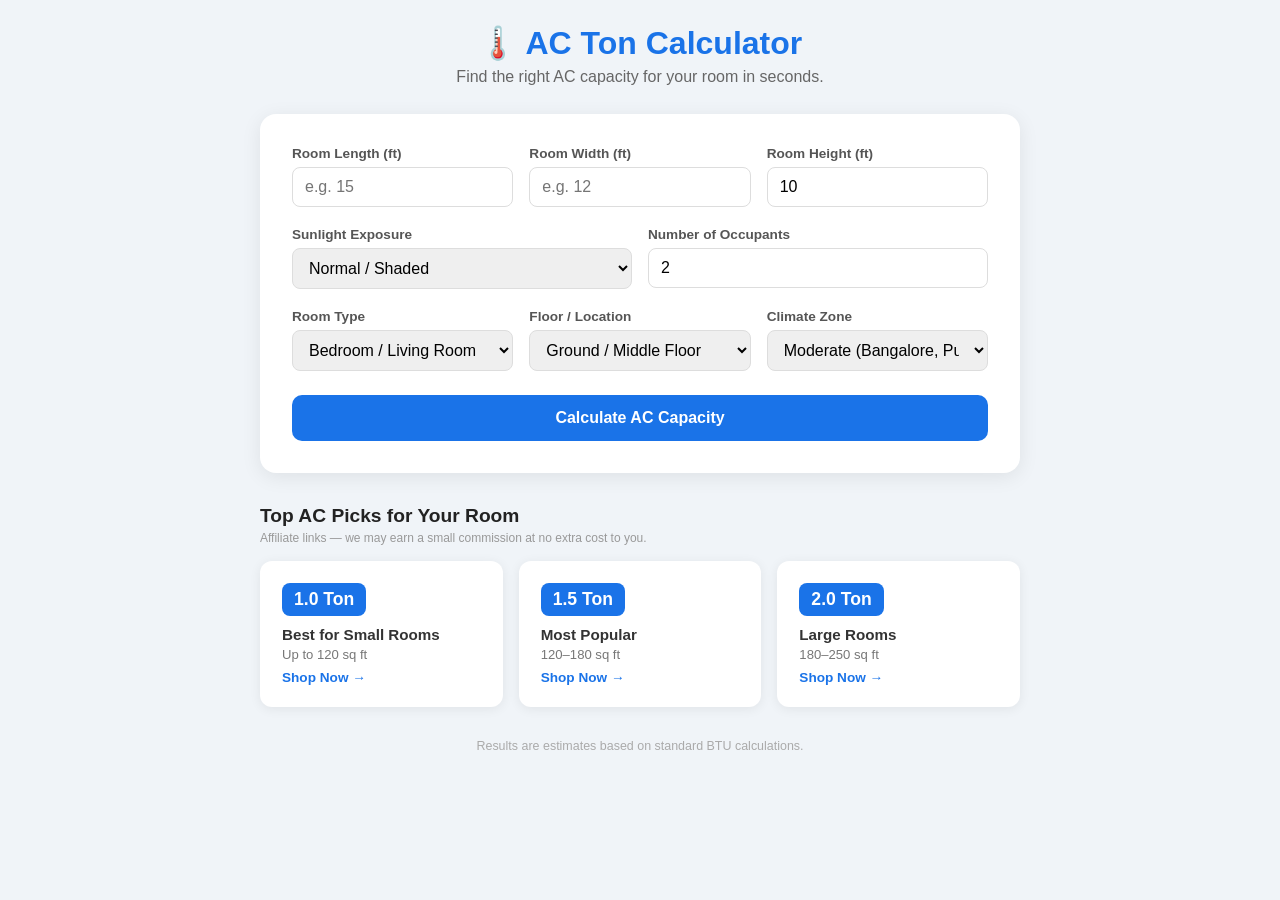
<file: index.html>
<!DOCTYPE html>
<html lang="en">
<head>
  <meta charset="UTF-8" />
  <meta name="viewport" content="width=device-width, initial-scale=1.0" />

  <!-- Primary SEO -->
  <title>AC Ton Calculator India – Find the Right AC Size for Your Room</title>
  <meta name="description" content="Calculate the right AC capacity (ton) for your room based on Indian climate conditions. Enter room size, sunlight, floor type and city zone for an instant recommendation." />
  <meta name="keywords" content="AC ton calculator, AC size calculator India, air conditioner capacity calculator, how many ton AC for room, AC buying guide India, 1 ton 1.5 ton 2 ton AC" />
  <meta name="author" content="Manikantad6" />
  <link rel="canonical" href="https://manikantad6.github.io/ac-ton-calculator/" />

  <!-- Open Graph (WhatsApp, Facebook previews) -->
  <meta property="og:type" content="website" />
  <meta property="og:title" content="AC Ton Calculator India – Find the Right AC Size for Your Room" />
  <meta property="og:description" content="Free tool to calculate the right AC capacity for your room based on Indian climate, room size, sunlight and floor type." />
  <meta property="og:url" content="https://manikantad6.github.io/ac-ton-calculator/" />
  <meta property="og:site_name" content="AC Ton Calculator" />

  <!-- Twitter Card -->
  <meta name="twitter:card" content="summary" />
  <meta name="twitter:title" content="AC Ton Calculator India" />
  <meta name="twitter:description" content="Find the right AC size for your room based on Indian climate conditions. Free and instant." />

  <!-- Robots -->
  <meta name="robots" content="index, follow" />

  <link rel="stylesheet" href="style.css" />
</head>
<body>

  <div class="container">
    <header>
      <h1>🌡️ AC Ton Calculator</h1>
      <p>Find the right AC capacity for your room in seconds.</p>
    </header>

    <div class="card">
      <form id="calcForm">
        <div class="form-row">
          <div class="form-group">
            <label for="length">Room Length (ft)</label>
            <input type="number" id="length" placeholder="e.g. 15" min="1" required />
          </div>
          <div class="form-group">
            <label for="width">Room Width (ft)</label>
            <input type="number" id="width" placeholder="e.g. 12" min="1" required />
          </div>
          <div class="form-group">
            <label for="height">Room Height (ft)</label>
            <input type="number" id="height" placeholder="e.g. 10" min="1" value="10" required />
          </div>
        </div>

        <div class="form-row">
          <div class="form-group">
            <label for="sunlight">Sunlight Exposure</label>
            <select id="sunlight">
              <option value="1.0">Normal / Shaded</option>
              <option value="1.1">Moderate Sun</option>
              <option value="1.2">Heavy Sun (South/West facing)</option>
            </select>
          </div>
          <div class="form-group">
            <label for="occupants">Number of Occupants</label>
            <input type="number" id="occupants" placeholder="e.g. 2" min="1" value="2" required />
          </div>
        </div>

        <div class="form-row">
          <div class="form-group">
            <label for="roomType">Room Type</label>
            <select id="roomType">
              <option value="0">Bedroom / Living Room</option>
              <!-- <option value="0.5">Kitchen</option> -->
              <option value="0.25">Office / Study</option>
            </select>
          </div>
          <div class="form-group">
            <label for="floorType">Floor / Location</label>
            <select id="floorType">
              <option value="0">Ground / Middle Floor</option>
              <option value="0.5">Top Floor (direct roof heat)</option>
            </select>
          </div>
          <div class="form-group">
            <label for="climate">Climate Zone</label>
            <select id="climate">
              <option value="1.0">Moderate (Bangalore, Pune, Shimla)</option>
              <option value="1.1">Humid (Mumbai, Chennai, Kolkata)</option>
              <option value="1.2">Hot & Dry (Delhi, Rajasthan, Gujarat)</option>
            </select>
          </div>
        </div>

        <button type="submit" class="btn">Calculate AC Capacity</button>
      </form>

      <div id="result" class="result hidden">
        <div class="result-icon">❄️</div>
        <p class="result-label">Recommended AC Capacity</p>
        <p class="result-value" id="resultValue">—</p>
        <p class="result-note" id="resultNote"></p>
      </div>
    </div>

    <!-- Affiliate / Marketing Section -->
    <section class="affiliate-section">
      <h2>Top AC Picks for Your Room</h2>
      <p class="affiliate-note">Affiliate links — we may earn a small commission at no extra cost to you.</p>
      <div class="affiliate-grid">
        <a href="https://amzn.to/4tBR6ue" class="affiliate-card" target="_blank" rel="noopener">
          <div class="affiliate-badge">1.0 Ton</div>
          <div class="affiliate-info">
            <strong>Best for Small Rooms</strong>
            <span>Up to 120 sq ft</span>
            <span class="affiliate-cta">Shop Now →</span>
          </div>
        </a>
        <a href="#" class="affiliate-card" target="_blank" rel="noopener">
          <div class="affiliate-badge">1.5 Ton</div>
          <div class="affiliate-info">
            <strong>Most Popular</strong>
            <span>120–180 sq ft</span>
            <span class="affiliate-cta">Shop Now →</span>
          </div>
        </a>
        <a href="#" class="affiliate-card" target="_blank" rel="noopener">
          <div class="affiliate-badge">2.0 Ton</div>
          <div class="affiliate-info">
            <strong>Large Rooms</strong>
            <span>180–250 sq ft</span>
            <span class="affiliate-cta">Shop Now →</span>
          </div>
        </a>
      </div>
    </section>

    <footer>
        <!-- Consult an HVAC professional for precise sizing -->
      <p>Results are estimates based on standard BTU calculations.</p>
    </footer>
  </div>

  <script src="calculator.js"></script>
</body>
</html>
</file>
<file: style.css>
* {
  box-sizing: border-box;
  margin: 0;
  padding: 0;
}

body {
  font-family: 'Segoe UI', sans-serif;
  background: #f0f4f8;
  color: #333;
  min-height: 100vh;
  padding: 24px 16px;
}

.container {
  max-width: 760px;
  margin: 0 auto;
}

header {
  text-align: center;
  margin-bottom: 28px;
}

header h1 {
  font-size: 2rem;
  color: #1a73e8;
}

header p {
  color: #666;
  margin-top: 6px;
}

/* Card */
.card {
  background: #fff;
  border-radius: 16px;
  padding: 32px;
  box-shadow: 0 4px 20px rgba(0,0,0,0.08);
  margin-bottom: 32px;
}

.form-row {
  display: flex;
  gap: 16px;
  flex-wrap: wrap;
  margin-bottom: 20px;
}

.form-group {
  flex: 1;
  min-width: 140px;
  display: flex;
  flex-direction: column;
  gap: 6px;
}

label {
  font-size: 0.85rem;
  font-weight: 600;
  color: #555;
}

input, select {
  padding: 10px 12px;
  border: 1.5px solid #ddd;
  border-radius: 8px;
  font-size: 1rem;
  transition: border-color 0.2s;
  outline: none;
}

input:focus, select:focus {
  border-color: #1a73e8;
}

.btn {
  width: 100%;
  padding: 14px;
  background: #1a73e8;
  color: #fff;
  font-size: 1rem;
  font-weight: 600;
  border: none;
  border-radius: 10px;
  cursor: pointer;
  transition: background 0.2s;
  margin-top: 4px;
}

.btn:hover {
  background: #1558b0;
}

/* Result */
.result {
  text-align: center;
  margin-top: 28px;
  padding: 24px;
  background: #e8f0fe;
  border-radius: 12px;
  animation: fadeIn 0.3s ease;
}

.result.hidden {
  display: none;
}

.result-icon {
  font-size: 2.5rem;
  margin-bottom: 8px;
}

.result-label {
  font-size: 0.9rem;
  color: #555;
  margin-bottom: 4px;
}

.result-value {
  font-size: 2.4rem;
  font-weight: 700;
  color: #1a73e8;
}

.result-note {
  margin-top: 8px;
  font-size: 0.85rem;
  color: #666;
}

/* Affiliate Section */
.affiliate-section {
  margin-bottom: 32px;
}

.affiliate-section h2 {
  font-size: 1.2rem;
  margin-bottom: 4px;
  color: #222;
}

.affiliate-note {
  font-size: 0.75rem;
  color: #999;
  margin-bottom: 16px;
}

.affiliate-grid {
  display: flex;
  gap: 16px;
  flex-wrap: wrap;
}

.affiliate-card {
  flex: 1;
  min-width: 180px;
  background: #fff;
  border-radius: 12px;
  padding: 20px;
  text-decoration: none;
  color: #333;
  box-shadow: 0 2px 12px rgba(0,0,0,0.07);
  display: flex;
  flex-direction: column;
  gap: 10px;
  transition: transform 0.2s, box-shadow 0.2s;
  border: 2px solid transparent;
}

.affiliate-card:hover {
  transform: translateY(-3px);
  box-shadow: 0 6px 20px rgba(0,0,0,0.12);
  border-color: #1a73e8;
}

.affiliate-badge {
  background: #1a73e8;
  color: #fff;
  font-weight: 700;
  font-size: 1.1rem;
  padding: 6px 12px;
  border-radius: 8px;
  display: inline-block;
  width: fit-content;
}

.affiliate-info {
  display: flex;
  flex-direction: column;
  gap: 4px;
}

.affiliate-info strong {
  font-size: 0.95rem;
}

.affiliate-info span {
  font-size: 0.82rem;
  color: #777;
}

.affiliate-cta {
  color: #1a73e8 !important;
  font-weight: 600;
  font-size: 0.85rem !important;
  margin-top: 4px;
}

footer {
  text-align: center;
  font-size: 0.78rem;
  color: #aaa;
  padding-bottom: 16px;
}

@keyframes fadeIn {
  from { opacity: 0; transform: translateY(8px); }
  to   { opacity: 1; transform: translateY(0); }
}

@media (max-width: 480px) {
  header h1 { font-size: 1.5rem; }
  .card { padding: 20px; }
  .result-value { font-size: 1.8rem; }
}
</file>
